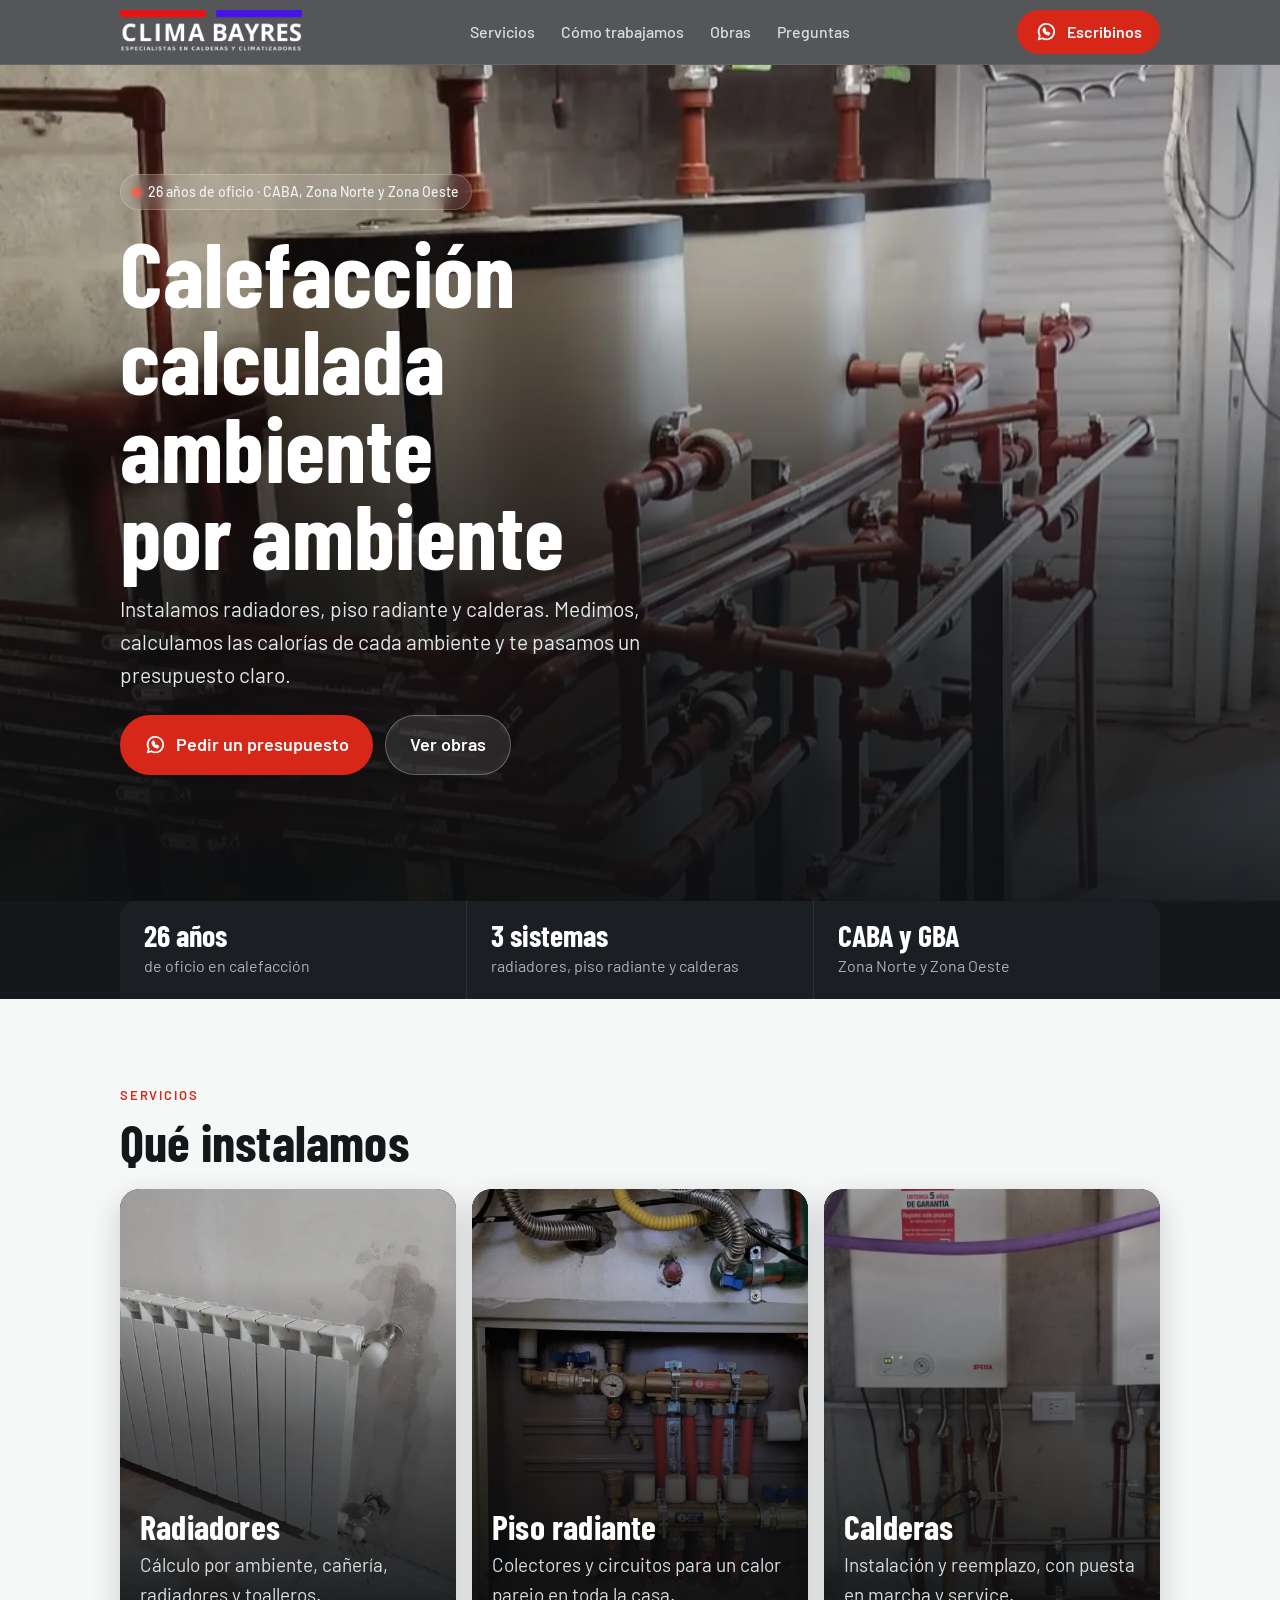
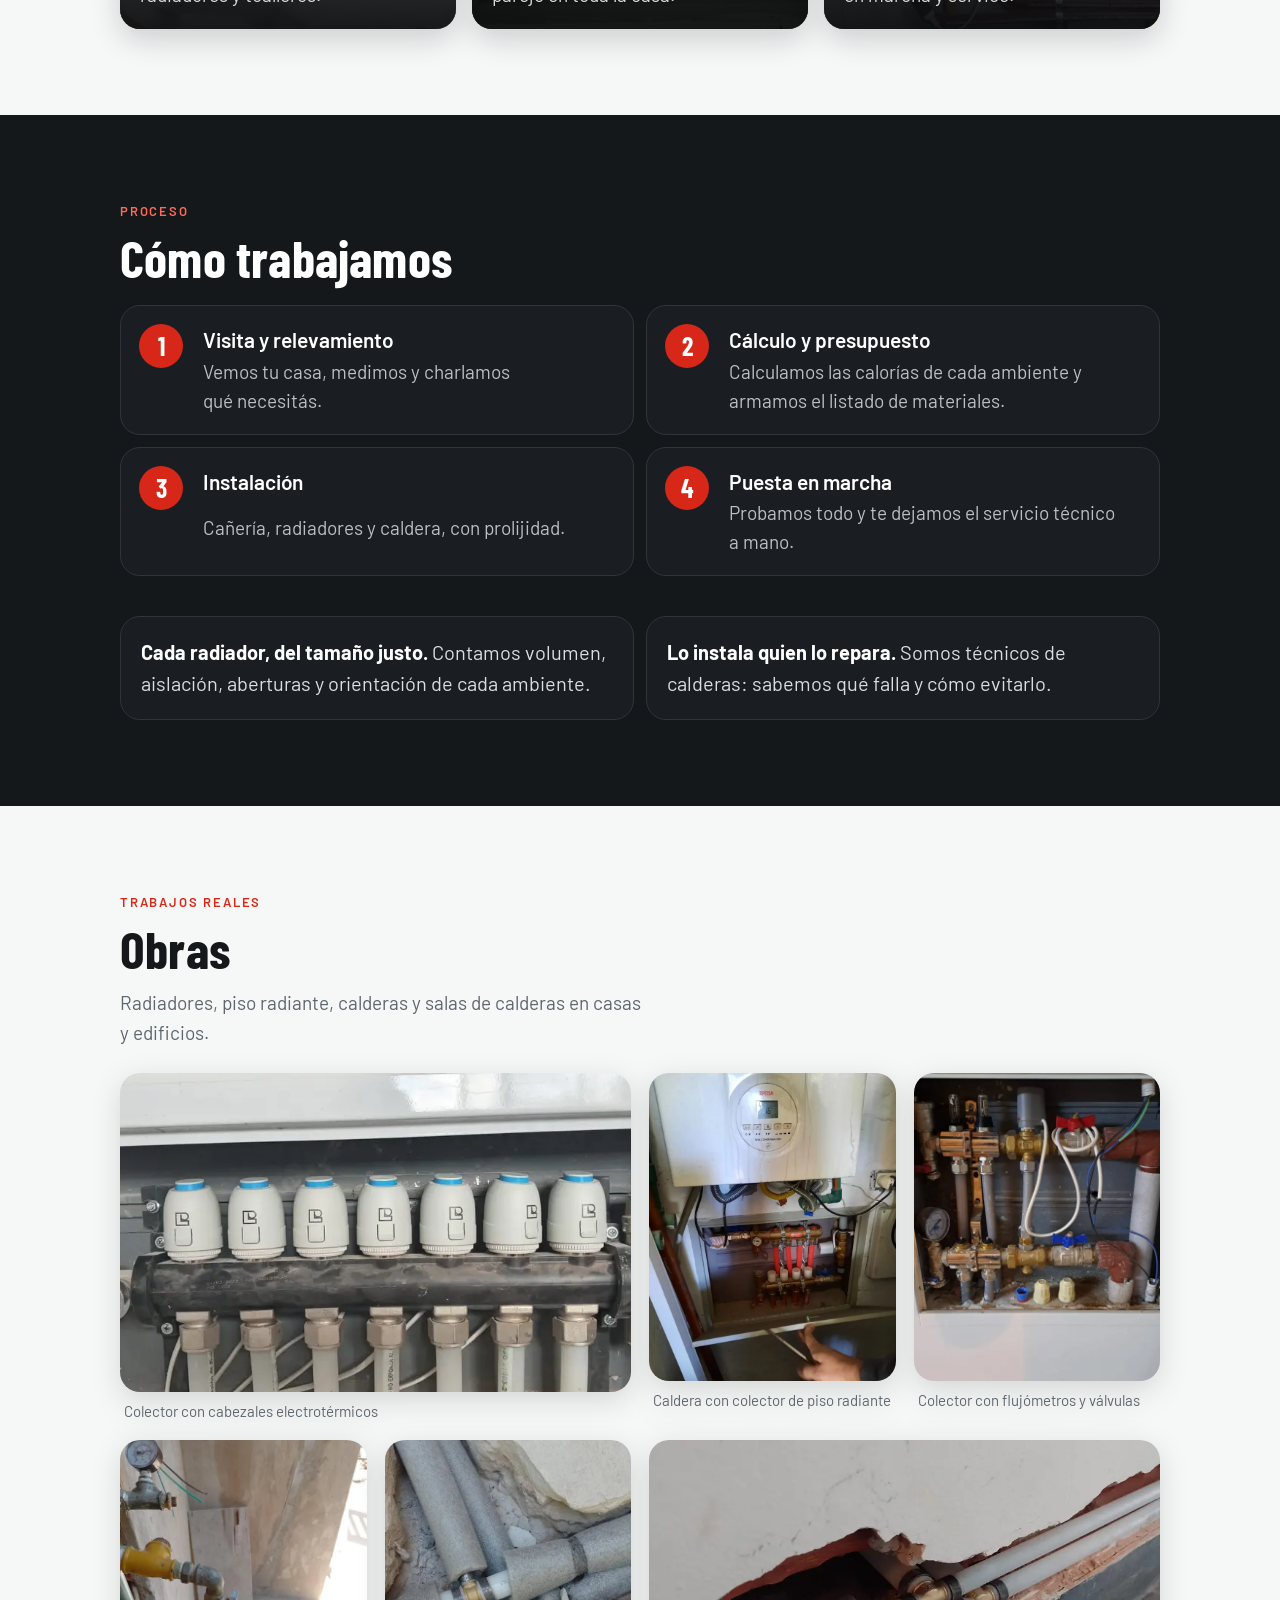
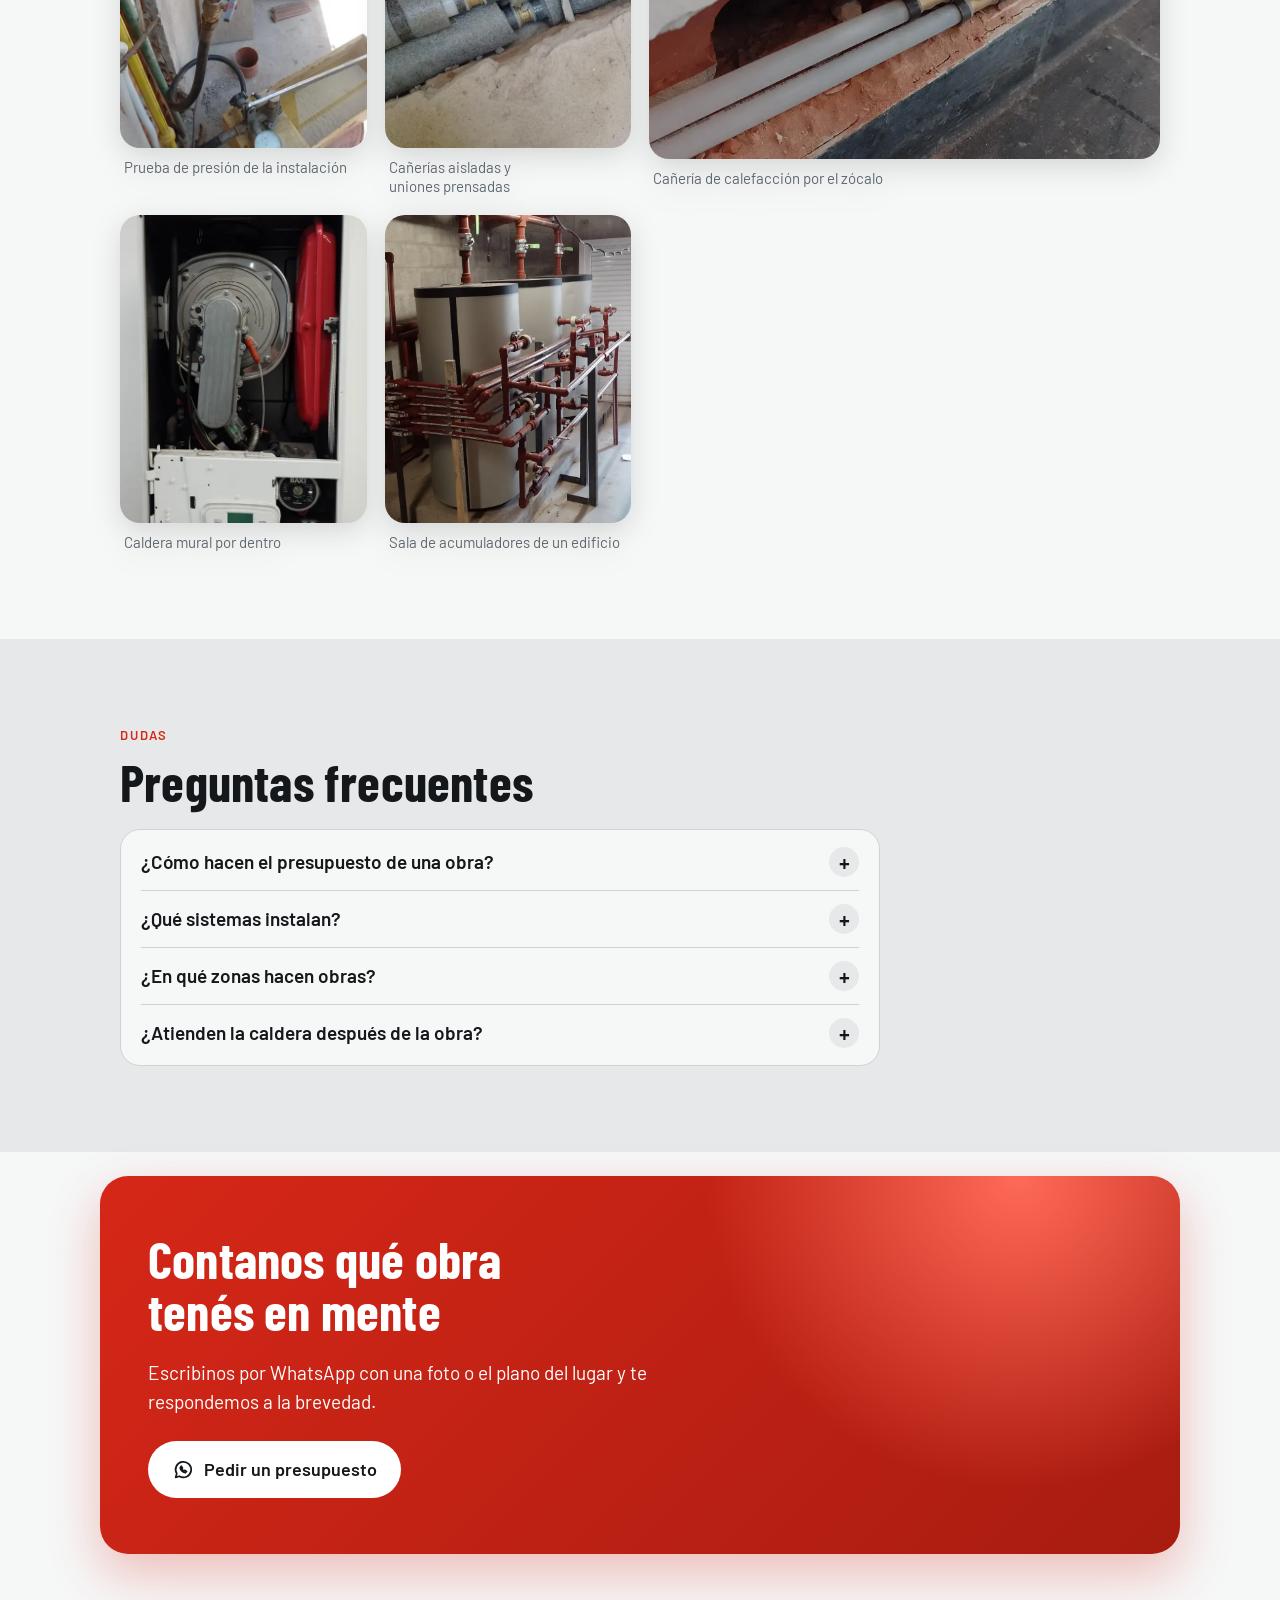
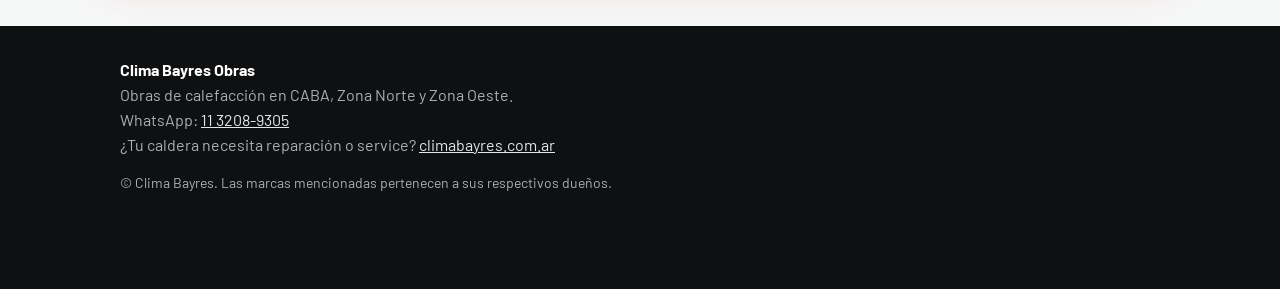
<file: index.html>
<!doctype html>
<html lang="es-AR" class="no-js">
<head>
<meta charset="utf-8">
<meta name="viewport" content="width=device-width,initial-scale=1">
<title>Calefacción por radiadores, piso radiante y calderas en CABA y GBA | Clima Bayres Obras</title>
<meta name="description" content="Obras de calefacción en CABA, Zona Norte y Zona Oeste: radiadores, piso radiante y calderas. Cálculo ambiente por ambiente y 26 años de experiencia.">
<link rel="canonical" href="https://climabayrescalefaccion.com.ar/">
<meta name="robots" content="index,follow,max-image-preview:large">
<meta name="theme-color" content="#15181b">
<meta property="og:type" content="website"><meta property="og:locale" content="es_AR"><meta property="og:site_name" content="Clima Bayres Obras">
<meta property="og:title" content="Calefacción por radiadores, piso radiante y calderas en CABA y GBA | Clima Bayres Obras"><meta property="og:description" content="Obras de calefacción en CABA, Zona Norte y Zona Oeste: radiadores, piso radiante y calderas. Cálculo ambiente por ambiente y 26 años de experiencia."><meta property="og:url" content="https://climabayrescalefaccion.com.ar/">
<link rel="icon" href="/favicon.svg" type="image/svg+xml">
<link rel="preconnect" href="https://fonts.googleapis.com"><link rel="preconnect" href="https://fonts.gstatic.com" crossorigin>
<link rel="stylesheet" href="https://fonts.googleapis.com/css2?family=Barlow+Condensed:wght@600;700&family=Barlow:wght@400;500;600&display=swap">
<script>document.documentElement.className="js"</script>
<link rel="stylesheet" href="/style.css">
<script type="application/ld+json">{"@context": "https://schema.org", "@type": "FAQPage", "mainEntity": [{"@type": "Question", "name": "¿Cómo hacen el presupuesto de una obra?", "acceptedAnswer": {"@type": "Answer", "text": "Coordinamos una visita, relevamos cada ambiente y calculamos las calorías que necesita. Con eso definimos radiadores, cañería y caldera, y te pasamos el presupuesto con los materiales."}}, {"@type": "Question", "name": "¿Qué sistemas instalan?", "acceptedAnswer": {"@type": "Answer", "text": "Calefacción por radiadores, piso radiante y calderas. Trabajamos con cañería de sistemas cerrados y marcas conocidas."}}, {"@type": "Question", "name": "¿En qué zonas hacen obras?", "acceptedAnswer": {"@type": "Answer", "text": "En CABA, Zona Norte y Zona Oeste del Gran Buenos Aires."}}, {"@type": "Question", "name": "¿Atienden la caldera después de la obra?", "acceptedAnswer": {"@type": "Answer", "text": "Sí. Somos servicio técnico de calderas, así que el mantenimiento y las reparaciones los hacemos nosotros."}}]}</script>
<script type="application/ld+json">{"@context":"https://schema.org","@type":"HomeAndConstructionBusiness","name":"Clima Bayres Obras","url":"https://climabayrescalefaccion.com.ar/","telephone":"+5491132089305","areaServed":["Ciudad Autónoma de Buenos Aires","Zona Norte","Zona Oeste"],"description":"Obras de calefacción en CABA, Zona Norte y Zona Oeste: radiadores, piso radiante y calderas. Cálculo ambiente por ambiente y 26 años de experiencia."}</script>
<script async src="https://www.googletagmanager.com/gtag/js?id=AW-18534085732"></script>
<script>window.dataLayer=window.dataLayer||[];function gtag(){dataLayer.push(arguments);}gtag('js',new Date());gtag('config','AW-18534085732');</script>
</head>
<body>
<header><div class="wrap"><a href="/" class="logo"><img src="/logo.png" alt="Clima Bayres" width="190" height="46"></a>
<nav aria-label="Principal"><a href="#servicios">Servicios</a><a href="#como">Cómo trabajamos</a><a href="#obras">Obras</a><a href="#faq">Preguntas</a></nav>
<a class="btn sm" href="https://wa.me/5491132089305?text=Hola%2C%20quiero%20presupuestar%20una%20obra%20de%20calefacci%C3%B3n." rel="noopener"><svg viewBox="0 0 24 24" fill="none" stroke="currentColor" stroke-width="1.9" stroke-linecap="round" stroke-linejoin="round" aria-hidden="true"><path d="M4 20l1.2-4A8.5 8.5 0 1 1 8 18.8z"/><path d="M9 9.5c.5 2.5 2.7 4.7 5.5 5.5l1.3-1.5-2-1.2-.8.8c-1-.4-2-1.4-2.4-2.4l.8-.8-1.2-2z"/></svg><span>Escribinos</span></a></div></header>
<main>
<section class="hero">
<img src="/obra-acumuladores-sala-calderas.webp" alt="Sala de acumuladores de agua caliente con cañería roja termofusionada" width="900" height="900" fetchpriority="high" decoding="async">
<div class="wrap"><div class="hero-t">
<span class="pill"><i></i>26 años de oficio · CABA, Zona Norte y Zona Oeste</span>
<h1>Calefacción calculada ambiente por ambiente</h1>
<p>Instalamos radiadores, piso radiante y calderas. Medimos, calculamos las calorías de cada ambiente y te pasamos un presupuesto claro.</p>
<div class="acciones"><a class="btn" href="https://wa.me/5491132089305?text=Hola%2C%20quiero%20presupuestar%20una%20obra%20de%20calefacci%C3%B3n." rel="noopener"><svg viewBox="0 0 24 24" fill="none" stroke="currentColor" stroke-width="1.9" stroke-linecap="round" stroke-linejoin="round" aria-hidden="true"><path d="M4 20l1.2-4A8.5 8.5 0 1 1 8 18.8z"/><path d="M9 9.5c.5 2.5 2.7 4.7 5.5 5.5l1.3-1.5-2-1.2-.8.8c-1-.4-2-1.4-2.4-2.4l.8-.8-1.2-2z"/></svg><span>Pedir un presupuesto</span></a><a class="btn ghost" href="#obras">Ver obras</a></div>
</div></div></section>
<section class="cifras" aria-label="En resumen"><div class="wrap"><dl>
<div><dt>26 años</dt><dd>de oficio en calefacción</dd></div>
<div><dt>3 sistemas</dt><dd>radiadores, piso radiante y calderas</dd></div>
<div><dt>CABA y GBA</dt><dd>Zona Norte y Zona Oeste</dd></div>
</dl></div></section>
<section id="servicios"><div class="wrap">
<p class="et">Servicios</p>
<h2>Qué instalamos</h2>
<div class="serv">
<article><img src="/obra-radiador-instalado.webp" alt="Radiador instalado con sus válvulas" width="900" height="675" loading="lazy" decoding="async"><h3>Radiadores</h3><p>Cálculo por ambiente, cañería, radiadores y toalleros.</p></article>
<article><img src="/obra-colector-piso-radiante.webp" alt="Colector de piso radiante con cañería roja" width="900" height="675" loading="lazy" decoding="async"><h3>Piso radiante</h3><p>Colectores y circuitos para un calor parejo en toda la casa.</p></article>
<article><img src="/obra-calderas-peisa-murales.webp" alt="Dos calderas murales instaladas" width="900" height="900" loading="lazy" decoding="async"><h3>Calderas</h3><p>Instalación y reemplazo, con puesta en marcha y service.</p></article>
</div></div></section>
<section class="oscura" id="como"><div class="wrap">
<p class="et">Proceso</p>
<h2>Cómo trabajamos</h2>
<ol class="pasos">
<li><b>Visita y relevamiento</b><span>Vemos tu casa, medimos y charlamos qué necesitás.</span></li>
<li><b>Cálculo y presupuesto</b><span>Calculamos las calorías de cada ambiente y armamos el listado de materiales.</span></li>
<li><b>Instalación</b><span>Cañería, radiadores y caldera, con prolijidad.</span></li>
<li><b>Puesta en marcha</b><span>Probamos todo y te dejamos el servicio técnico a mano.</span></li>
</ol>
<div class="dif"><p><b>Cada radiador, del tamaño justo.</b> Contamos volumen, aislación, aberturas y orientación de cada ambiente.</p><p><b>Lo instala quien lo repara.</b> Somos técnicos de calderas: sabemos qué falla y cómo evitarlo.</p></div>
</div></section>
<section id="obras"><div class="wrap">
<p class="et">Trabajos reales</p>
<h2>Obras</h2>
<p class="sub">Radiadores, piso radiante, calderas y salas de calderas en casas y edificios.</p>
<div class="gal"><figure class="ancha"><span class="mk"><img src="/obra-colector-cabezales.webp" alt="Colector con cabezales electrotérmicos para piso radiante" width="900" height="425" loading="lazy" decoding="async"></span><figcaption>Colector con cabezales electrotérmicos</figcaption></figure><figure class=""><span class="mk"><img src="/obra-caldera-peisa-colector.webp" alt="Caldera Peisa Diva Condensación con colector de piso radiante" width="675" height="900" loading="lazy" decoding="async"></span><figcaption>Caldera con colector de piso radiante</figcaption></figure><figure class=""><span class="mk"><img src="/obra-colector-valvulas.webp" alt="Colector con válvulas, flujómetros y llaves de paso" width="506" height="900" loading="lazy" decoding="async"></span><figcaption>Colector con flujómetros y válvulas</figcaption></figure><figure class=""><span class="mk"><img src="/obra-prueba-de-presion.webp" alt="Manómetro durante la prueba de presión de una instalación" width="506" height="900" loading="lazy" decoding="async"></span><figcaption>Prueba de presión de la instalación</figcaption></figure><figure class=""><span class="mk"><img src="/obra-canerias-aisladas.webp" alt="Cañerías aisladas con uniones prensadas" width="506" height="900" loading="lazy" decoding="async"></span><figcaption>Cañerías aisladas y uniones prensadas</figcaption></figure><figure class="ancha"><span class="mk"><img src="/obra-canerias-zocalo.webp" alt="Cañería de calefacción por el zócalo con uniones" width="900" height="506" loading="lazy" decoding="async"></span><figcaption>Cañería de calefacción por el zócalo</figcaption></figure><figure class=""><span class="mk"><img src="/obra-caldera-mural-interior.webp" alt="Interior de una caldera mural con tanque de expansión" width="506" height="900" loading="lazy" decoding="async"></span><figcaption>Caldera mural por dentro</figcaption></figure><figure class=""><span class="mk"><img src="/obra-acumuladores-sala-calderas.webp" alt="Acumuladores de agua caliente con cañería termofusionada" width="900" height="900" loading="lazy" decoding="async"></span><figcaption>Sala de acumuladores de un edificio</figcaption></figure></div>
</div></section>
<section class="alt" id="faq"><div class="wrap">
<p class="et">Dudas</p>
<h2>Preguntas frecuentes</h2>
<div class="faq"><details><summary>¿Cómo hacen el presupuesto de una obra?</summary><p>Coordinamos una visita, relevamos cada ambiente y calculamos las calorías que necesita. Con eso definimos radiadores, cañería y caldera, y te pasamos el presupuesto con los materiales.</p></details><details><summary>¿Qué sistemas instalan?</summary><p>Calefacción por radiadores, piso radiante y calderas. Trabajamos con cañería de sistemas cerrados y marcas conocidas.</p></details><details><summary>¿En qué zonas hacen obras?</summary><p>En CABA, Zona Norte y Zona Oeste del Gran Buenos Aires.</p></details><details><summary>¿Atienden la caldera después de la obra?</summary><p>Sí. Somos servicio técnico de calderas, así que el mantenimiento y las reparaciones los hacemos nosotros.</p></details></div>
</div></section>
<section class="cta"><div class="wrap">
<h2>Contanos qué obra tenés en mente</h2>
<p>Escribinos por WhatsApp con una foto o el plano del lugar y te respondemos a la brevedad.</p>
<a class="btn inv" href="https://wa.me/5491132089305?text=Hola%2C%20quiero%20presupuestar%20una%20obra%20de%20calefacci%C3%B3n." rel="noopener"><svg viewBox="0 0 24 24" fill="none" stroke="currentColor" stroke-width="1.9" stroke-linecap="round" stroke-linejoin="round" aria-hidden="true"><path d="M4 20l1.2-4A8.5 8.5 0 1 1 8 18.8z"/><path d="M9 9.5c.5 2.5 2.7 4.7 5.5 5.5l1.3-1.5-2-1.2-.8.8c-1-.4-2-1.4-2.4-2.4l.8-.8-1.2-2z"/></svg><span>Pedir un presupuesto</span></a>
</div></section>
</main>
<footer><div class="wrap"><b>Clima Bayres Obras</b><br>Obras de calefacción en CABA, Zona Norte y Zona Oeste.<br>WhatsApp: <a href="https://wa.me/5491132089305?text=Hola%2C%20quiero%20presupuestar%20una%20obra%20de%20calefacci%C3%B3n.">11 3208-9305</a><br>¿Tu caldera necesita reparación o service? <a href="https://climabayres.com.ar">climabayres.com.ar</a><p>© Clima Bayres. Las marcas mencionadas pertenecen a sus respectivos dueños.</p></div></footer>
<a class="flota" href="https://wa.me/5491132089305?text=Hola%2C%20quiero%20presupuestar%20una%20obra%20de%20calefacci%C3%B3n." rel="noopener" aria-label="Escribir por WhatsApp"><svg viewBox="0 0 24 24" fill="none" stroke="currentColor" stroke-width="1.9" stroke-linecap="round" stroke-linejoin="round" aria-hidden="true"><path d="M4 20l1.2-4A8.5 8.5 0 1 1 8 18.8z"/><path d="M9 9.5c.5 2.5 2.7 4.7 5.5 5.5l1.3-1.5-2-1.2-.8.8c-1-.4-2-1.4-2.4-2.4l.8-.8-1.2-2z"/></svg></a>
<script>document.addEventListener('click',function(ev){var a=ev.target.closest&&ev.target.closest('a[href*="wa.me"]');if(a&&window.gtag){gtag('event','conversion',{'send_to':'AW-18534085732/YnHOCNqB1agdEOTo3oVF','value':1.0,'currency':'ARS','transport_type':'beacon'});}});</script>
<script>
(function(){if(!matchMedia('(hover:hover) and (pointer:fine)').matches)return;
document.querySelectorAll('.serv article').forEach(function(a){a.addEventListener('pointermove',function(e){var r=a.getBoundingClientRect();a.style.setProperty('--x',(e.clientX-r.left)+'px');a.style.setProperty('--y',(e.clientY-r.top)+'px');});});})();
</script>
<script>
(function(){
var els=document.querySelectorAll('.cifras dl>div,.serv article,.pasos li,.dif p,.gal,.faq,.cta .wrap');
if(!('IntersectionObserver' in window)||matchMedia('(prefers-reduced-motion: reduce)').matches){els.forEach(function(e){e.classList.add('ve')});return;}
var io=new IntersectionObserver(function(es){
 es.forEach(function(en){if(!en.isIntersecting)return;
  var e=en.target,sib=Array.prototype.slice.call(e.parentNode.children),i=Math.max(0,sib.indexOf(e))%4;
  e.style.transitionDelay=(i*60)+'ms';e.classList.add('ve');io.unobserve(e);});
},{rootMargin:'0px 0px -6% 0px',threshold:.06});
els.forEach(function(e){e.classList.add('rv');io.observe(e)});
})();
</script>
</body></html>
</file>
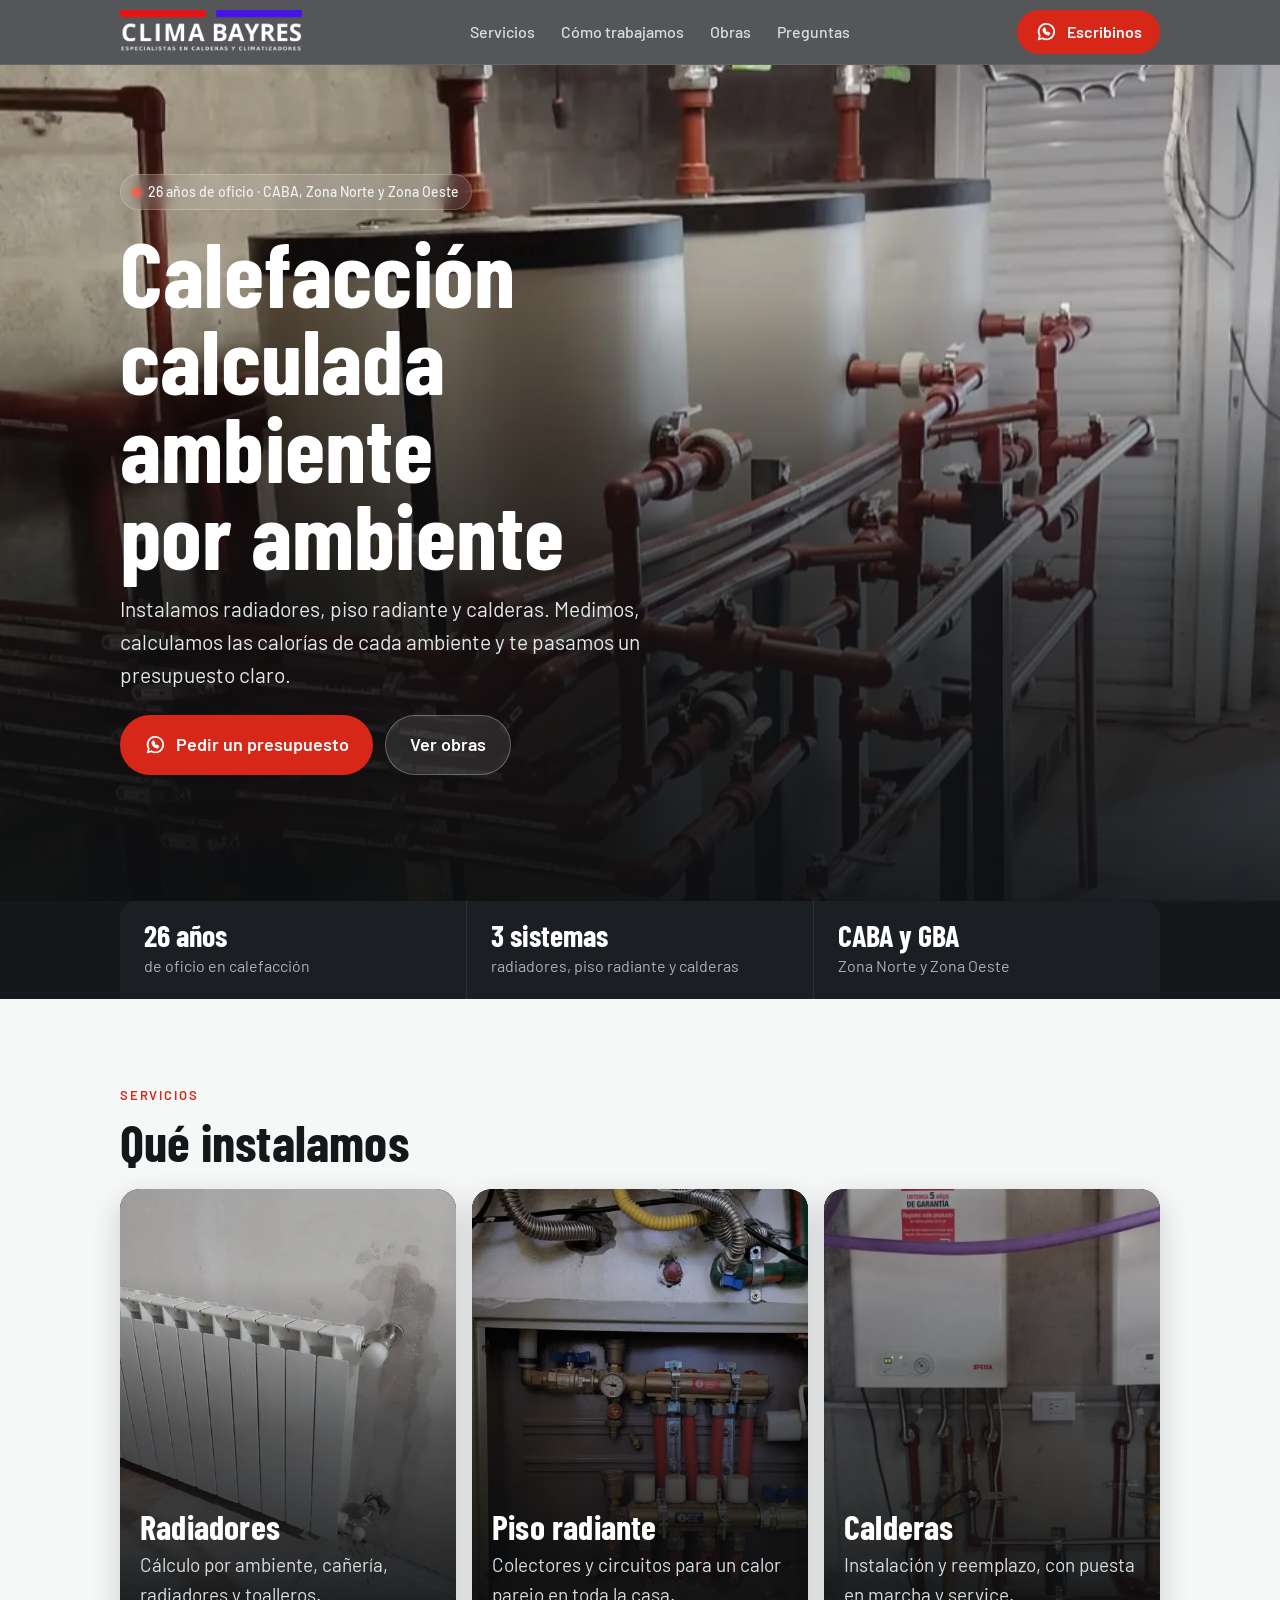
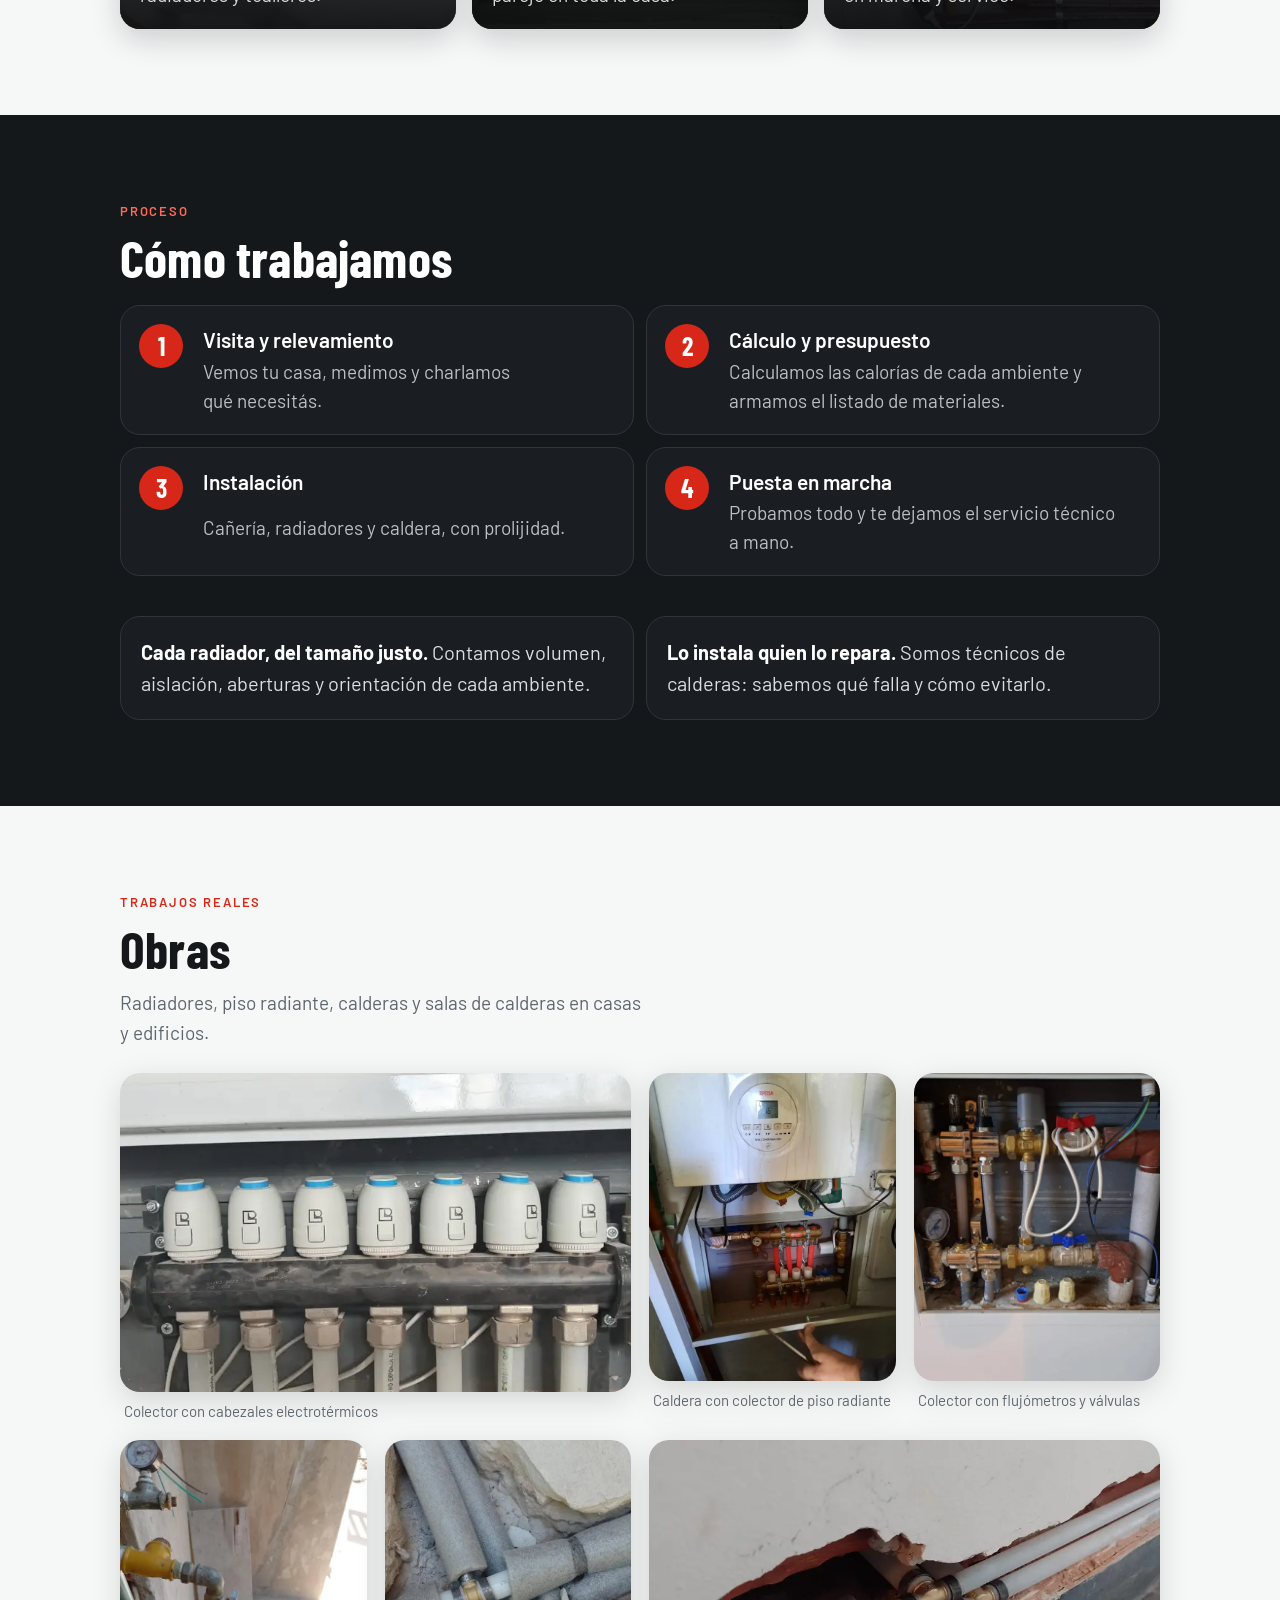
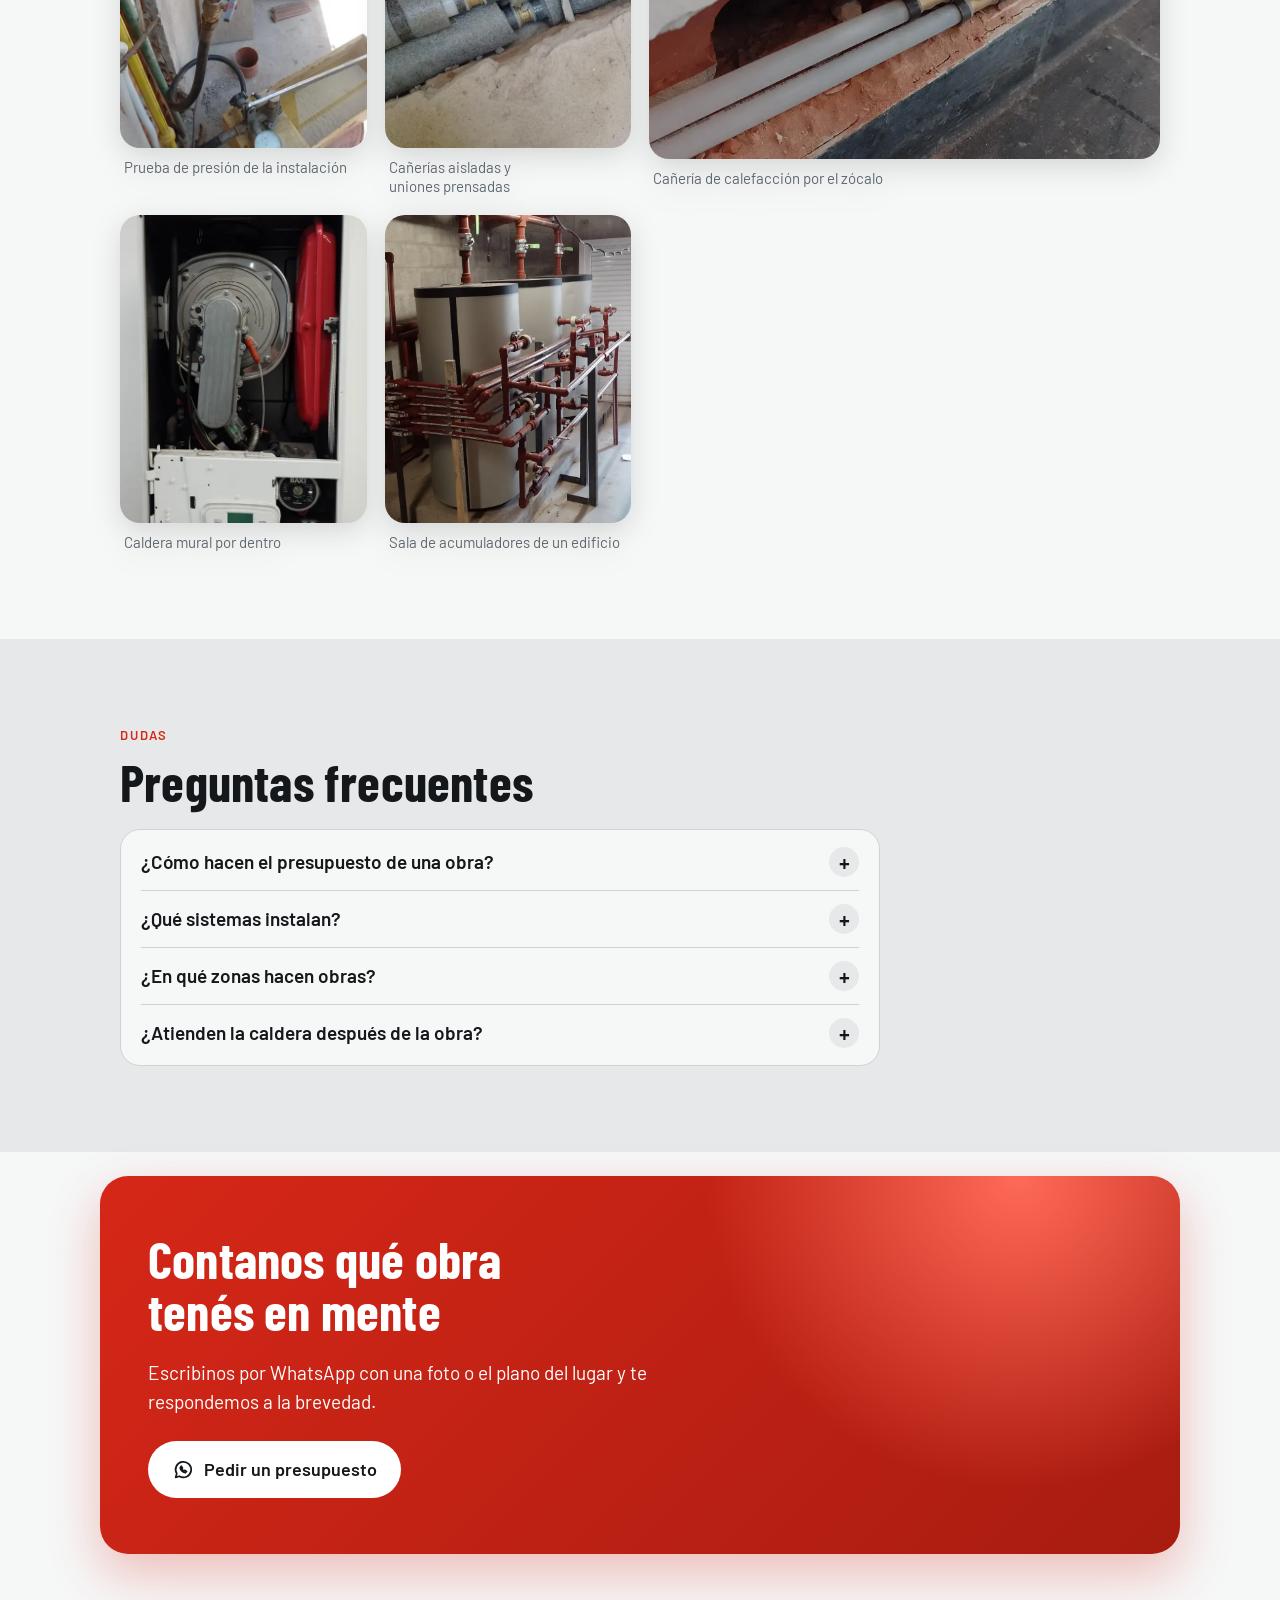
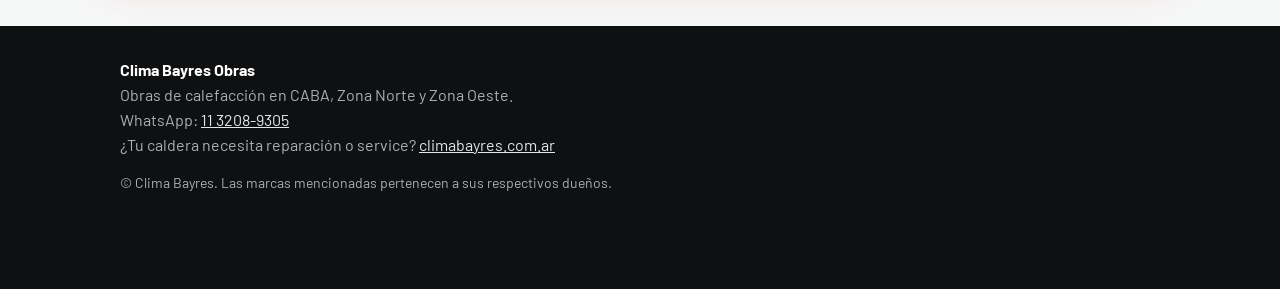
<file: index (1).html>
<!doctype html>
<html lang="es-AR" class="no-js">
<head>
<meta charset="utf-8">
<meta name="viewport" content="width=device-width,initial-scale=1">
<title>Calefacción por radiadores, piso radiante y calderas en CABA y GBA | Clima Bayres Obras</title>
<meta name="description" content="Obras de calefacción en CABA, Zona Norte y Zona Oeste: radiadores, piso radiante y calderas. Cálculo ambiente por ambiente y 26 años de experiencia.">
<link rel="canonical" href="https://climabayrescalefaccion.com.ar/">
<meta name="robots" content="index,follow,max-image-preview:large">
<meta name="theme-color" content="#15181b">
<meta property="og:type" content="website"><meta property="og:locale" content="es_AR"><meta property="og:site_name" content="Clima Bayres Obras">
<meta property="og:title" content="Calefacción por radiadores, piso radiante y calderas en CABA y GBA | Clima Bayres Obras"><meta property="og:description" content="Obras de calefacción en CABA, Zona Norte y Zona Oeste: radiadores, piso radiante y calderas. Cálculo ambiente por ambiente y 26 años de experiencia."><meta property="og:url" content="https://climabayrescalefaccion.com.ar/">
<link rel="icon" href="/favicon.svg" type="image/svg+xml">
<link rel="preconnect" href="https://fonts.googleapis.com"><link rel="preconnect" href="https://fonts.gstatic.com" crossorigin>
<link rel="stylesheet" href="https://fonts.googleapis.com/css2?family=Barlow+Condensed:wght@600;700&family=Barlow:wght@400;500;600&display=swap">
<script>document.documentElement.className="js"</script>
<link rel="stylesheet" href="/style.css">
<script type="application/ld+json">{"@context": "https://schema.org", "@type": "FAQPage", "mainEntity": [{"@type": "Question", "name": "¿Cómo hacen el presupuesto de una obra?", "acceptedAnswer": {"@type": "Answer", "text": "Coordinamos una visita, relevamos cada ambiente y calculamos las calorías que necesita. Con eso definimos radiadores, cañería y caldera, y te pasamos el presupuesto con los materiales."}}, {"@type": "Question", "name": "¿Qué sistemas instalan?", "acceptedAnswer": {"@type": "Answer", "text": "Calefacción por radiadores, piso radiante y calderas. Trabajamos con cañería de sistemas cerrados y marcas conocidas."}}, {"@type": "Question", "name": "¿En qué zonas hacen obras?", "acceptedAnswer": {"@type": "Answer", "text": "En CABA, Zona Norte y Zona Oeste del Gran Buenos Aires."}}, {"@type": "Question", "name": "¿Atienden la caldera después de la obra?", "acceptedAnswer": {"@type": "Answer", "text": "Sí. Somos servicio técnico de calderas, así que el mantenimiento y las reparaciones los hacemos nosotros."}}]}</script>
<script type="application/ld+json">{"@context":"https://schema.org","@type":"HomeAndConstructionBusiness","name":"Clima Bayres Obras","url":"https://climabayrescalefaccion.com.ar/","telephone":"+5491132089305","areaServed":["Ciudad Autónoma de Buenos Aires","Zona Norte","Zona Oeste"],"description":"Obras de calefacción en CABA, Zona Norte y Zona Oeste: radiadores, piso radiante y calderas. Cálculo ambiente por ambiente y 26 años de experiencia."}</script>
<script async src="https://www.googletagmanager.com/gtag/js?id=AW-18534085732"></script>
<script>window.dataLayer=window.dataLayer||[];function gtag(){dataLayer.push(arguments);}gtag('js',new Date());gtag('config','AW-18534085732');</script>
</head>
<body>
<header><div class="wrap"><a href="/" class="logo"><img src="/logo.png" alt="Clima Bayres" width="190" height="46"></a>
<nav aria-label="Principal"><a href="#servicios">Servicios</a><a href="#como">Cómo trabajamos</a><a href="#obras">Obras</a><a href="#faq">Preguntas</a></nav>
<a class="btn sm" href="https://wa.me/5491132089305?text=Hola%2C%20quiero%20presupuestar%20una%20obra%20de%20calefacci%C3%B3n." rel="noopener"><svg viewBox="0 0 24 24" fill="none" stroke="currentColor" stroke-width="1.9" stroke-linecap="round" stroke-linejoin="round" aria-hidden="true"><path d="M4 20l1.2-4A8.5 8.5 0 1 1 8 18.8z"/><path d="M9 9.5c.5 2.5 2.7 4.7 5.5 5.5l1.3-1.5-2-1.2-.8.8c-1-.4-2-1.4-2.4-2.4l.8-.8-1.2-2z"/></svg><span>Escribinos</span></a></div></header>
<main>
<section class="hero">
<img src="/obra-acumuladores-sala-calderas.webp" alt="Sala de acumuladores de agua caliente con cañería roja termofusionada" width="900" height="900" fetchpriority="high" decoding="async">
<div class="wrap"><div class="hero-t">
<span class="pill"><i></i>26 años de oficio · CABA, Zona Norte y Zona Oeste</span>
<h1>Calefacción calculada ambiente por ambiente</h1>
<p>Instalamos radiadores, piso radiante y calderas. Medimos, calculamos las calorías de cada ambiente y te pasamos un presupuesto claro.</p>
<div class="acciones"><a class="btn" href="https://wa.me/5491132089305?text=Hola%2C%20quiero%20presupuestar%20una%20obra%20de%20calefacci%C3%B3n." rel="noopener"><svg viewBox="0 0 24 24" fill="none" stroke="currentColor" stroke-width="1.9" stroke-linecap="round" stroke-linejoin="round" aria-hidden="true"><path d="M4 20l1.2-4A8.5 8.5 0 1 1 8 18.8z"/><path d="M9 9.5c.5 2.5 2.7 4.7 5.5 5.5l1.3-1.5-2-1.2-.8.8c-1-.4-2-1.4-2.4-2.4l.8-.8-1.2-2z"/></svg><span>Pedir un presupuesto</span></a><a class="btn ghost" href="#obras">Ver obras</a></div>
</div></div></section>
<section class="cifras" aria-label="En resumen"><div class="wrap"><dl>
<div><dt>26 años</dt><dd>de oficio en calefacción</dd></div>
<div><dt>3 sistemas</dt><dd>radiadores, piso radiante y calderas</dd></div>
<div><dt>CABA y GBA</dt><dd>Zona Norte y Zona Oeste</dd></div>
</dl></div></section>
<section id="servicios"><div class="wrap">
<p class="et">Servicios</p>
<h2>Qué instalamos</h2>
<div class="serv">
<article><img src="/obra-radiador-instalado.webp" alt="Radiador instalado con sus válvulas" width="900" height="675" loading="lazy" decoding="async"><h3>Radiadores</h3><p>Cálculo por ambiente, cañería, radiadores y toalleros.</p></article>
<article><img src="/obra-colector-piso-radiante.webp" alt="Colector de piso radiante con cañería roja" width="900" height="675" loading="lazy" decoding="async"><h3>Piso radiante</h3><p>Colectores y circuitos para un calor parejo en toda la casa.</p></article>
<article><img src="/obra-calderas-peisa-murales.webp" alt="Dos calderas murales instaladas" width="900" height="900" loading="lazy" decoding="async"><h3>Calderas</h3><p>Instalación y reemplazo, con puesta en marcha y service.</p></article>
</div></div></section>
<section class="oscura" id="como"><div class="wrap">
<p class="et">Proceso</p>
<h2>Cómo trabajamos</h2>
<ol class="pasos">
<li><b>Visita y relevamiento</b><span>Vemos tu casa, medimos y charlamos qué necesitás.</span></li>
<li><b>Cálculo y presupuesto</b><span>Calculamos las calorías de cada ambiente y armamos el listado de materiales.</span></li>
<li><b>Instalación</b><span>Cañería, radiadores y caldera, con prolijidad.</span></li>
<li><b>Puesta en marcha</b><span>Probamos todo y te dejamos el servicio técnico a mano.</span></li>
</ol>
<div class="dif"><p><b>Cada radiador, del tamaño justo.</b> Contamos volumen, aislación, aberturas y orientación de cada ambiente.</p><p><b>Lo instala quien lo repara.</b> Somos técnicos de calderas: sabemos qué falla y cómo evitarlo.</p></div>
</div></section>
<section id="obras"><div class="wrap">
<p class="et">Trabajos reales</p>
<h2>Obras</h2>
<p class="sub">Radiadores, piso radiante, calderas y salas de calderas en casas y edificios.</p>
<div class="gal"><figure class="ancha"><span class="mk"><img src="/obra-colector-cabezales.webp" alt="Colector con cabezales electrotérmicos para piso radiante" width="900" height="425" loading="lazy" decoding="async"></span><figcaption>Colector con cabezales electrotérmicos</figcaption></figure><figure class=""><span class="mk"><img src="/obra-caldera-peisa-colector.webp" alt="Caldera Peisa Diva Condensación con colector de piso radiante" width="675" height="900" loading="lazy" decoding="async"></span><figcaption>Caldera con colector de piso radiante</figcaption></figure><figure class=""><span class="mk"><img src="/obra-colector-valvulas.webp" alt="Colector con válvulas, flujómetros y llaves de paso" width="506" height="900" loading="lazy" decoding="async"></span><figcaption>Colector con flujómetros y válvulas</figcaption></figure><figure class=""><span class="mk"><img src="/obra-prueba-de-presion.webp" alt="Manómetro durante la prueba de presión de una instalación" width="506" height="900" loading="lazy" decoding="async"></span><figcaption>Prueba de presión de la instalación</figcaption></figure><figure class=""><span class="mk"><img src="/obra-canerias-aisladas.webp" alt="Cañerías aisladas con uniones prensadas" width="506" height="900" loading="lazy" decoding="async"></span><figcaption>Cañerías aisladas y uniones prensadas</figcaption></figure><figure class="ancha"><span class="mk"><img src="/obra-canerias-zocalo.webp" alt="Cañería de calefacción por el zócalo con uniones" width="900" height="506" loading="lazy" decoding="async"></span><figcaption>Cañería de calefacción por el zócalo</figcaption></figure><figure class=""><span class="mk"><img src="/obra-caldera-mural-interior.webp" alt="Interior de una caldera mural con tanque de expansión" width="506" height="900" loading="lazy" decoding="async"></span><figcaption>Caldera mural por dentro</figcaption></figure><figure class=""><span class="mk"><img src="/obra-acumuladores-sala-calderas.webp" alt="Acumuladores de agua caliente con cañería termofusionada" width="900" height="900" loading="lazy" decoding="async"></span><figcaption>Sala de acumuladores de un edificio</figcaption></figure></div>
</div></section>
<section class="alt" id="faq"><div class="wrap">
<p class="et">Dudas</p>
<h2>Preguntas frecuentes</h2>
<div class="faq"><details><summary>¿Cómo hacen el presupuesto de una obra?</summary><p>Coordinamos una visita, relevamos cada ambiente y calculamos las calorías que necesita. Con eso definimos radiadores, cañería y caldera, y te pasamos el presupuesto con los materiales.</p></details><details><summary>¿Qué sistemas instalan?</summary><p>Calefacción por radiadores, piso radiante y calderas. Trabajamos con cañería de sistemas cerrados y marcas conocidas.</p></details><details><summary>¿En qué zonas hacen obras?</summary><p>En CABA, Zona Norte y Zona Oeste del Gran Buenos Aires.</p></details><details><summary>¿Atienden la caldera después de la obra?</summary><p>Sí. Somos servicio técnico de calderas, así que el mantenimiento y las reparaciones los hacemos nosotros.</p></details></div>
</div></section>
<section class="cta"><div class="wrap">
<h2>Contanos qué obra tenés en mente</h2>
<p>Escribinos por WhatsApp con una foto o el plano del lugar y te respondemos a la brevedad.</p>
<a class="btn inv" href="https://wa.me/5491132089305?text=Hola%2C%20quiero%20presupuestar%20una%20obra%20de%20calefacci%C3%B3n." rel="noopener"><svg viewBox="0 0 24 24" fill="none" stroke="currentColor" stroke-width="1.9" stroke-linecap="round" stroke-linejoin="round" aria-hidden="true"><path d="M4 20l1.2-4A8.5 8.5 0 1 1 8 18.8z"/><path d="M9 9.5c.5 2.5 2.7 4.7 5.5 5.5l1.3-1.5-2-1.2-.8.8c-1-.4-2-1.4-2.4-2.4l.8-.8-1.2-2z"/></svg><span>Pedir un presupuesto</span></a>
</div></section>
</main>
<footer><div class="wrap"><b>Clima Bayres Obras</b><br>Obras de calefacción en CABA, Zona Norte y Zona Oeste.<br>WhatsApp: <a href="https://wa.me/5491132089305?text=Hola%2C%20quiero%20presupuestar%20una%20obra%20de%20calefacci%C3%B3n.">11 3208-9305</a><br>¿Tu caldera necesita reparación o service? <a href="https://climabayres.com.ar">climabayres.com.ar</a><p>© Clima Bayres. Las marcas mencionadas pertenecen a sus respectivos dueños.</p></div></footer>
<a class="flota" href="https://wa.me/5491132089305?text=Hola%2C%20quiero%20presupuestar%20una%20obra%20de%20calefacci%C3%B3n." rel="noopener" aria-label="Escribir por WhatsApp"><svg viewBox="0 0 24 24" fill="none" stroke="currentColor" stroke-width="1.9" stroke-linecap="round" stroke-linejoin="round" aria-hidden="true"><path d="M4 20l1.2-4A8.5 8.5 0 1 1 8 18.8z"/><path d="M9 9.5c.5 2.5 2.7 4.7 5.5 5.5l1.3-1.5-2-1.2-.8.8c-1-.4-2-1.4-2.4-2.4l.8-.8-1.2-2z"/></svg></a>
<script>document.addEventListener('click',function(ev){var a=ev.target.closest&&ev.target.closest('a[href*="wa.me"]');if(a&&window.gtag){gtag('event','conversion',{'send_to':'AW-18534085732/YnHOCNqB1agdEOTo3oVF','value':1.0,'currency':'ARS','transport_type':'beacon'});}});</script>
<script>
(function(){if(!matchMedia('(hover:hover) and (pointer:fine)').matches)return;
document.querySelectorAll('.serv article').forEach(function(a){a.addEventListener('pointermove',function(e){var r=a.getBoundingClientRect();a.style.setProperty('--x',(e.clientX-r.left)+'px');a.style.setProperty('--y',(e.clientY-r.top)+'px');});});})();
</script>
<script>
(function(){
var els=document.querySelectorAll('.cifras dl>div,.serv article,.pasos li,.dif p,.gal,.faq,.cta .wrap');
if(!('IntersectionObserver' in window)||matchMedia('(prefers-reduced-motion: reduce)').matches){els.forEach(function(e){e.classList.add('ve')});return;}
var io=new IntersectionObserver(function(es){
 es.forEach(function(en){if(!en.isIntersecting)return;
  var e=en.target,sib=Array.prototype.slice.call(e.parentNode.children),i=Math.max(0,sib.indexOf(e))%4;
  e.style.transitionDelay=(i*60)+'ms';e.classList.add('ve');io.unobserve(e);});
},{rootMargin:'0px 0px -6% 0px',threshold:.06});
els.forEach(function(e){e.classList.add('rv');io.observe(e)});
})();
</script>
</body></html>
</file>
<file: style.css>
:root{--ink:#15181b;--hormigon:#e6e8e9;--papel:#f6f7f7;--rojo:#d62718;--rojo2:#b01e12;--gris:#5d676e;--linea:#cfd3d5}
*{box-sizing:border-box;margin:0}
html{scroll-behavior:smooth}
body{font-family:"Barlow",system-ui,-apple-system,"Segoe UI",Roboto,Arial,sans-serif;color:var(--ink);background:var(--papel);line-height:1.55;font-size:18px}
img{max-width:100%;height:auto;display:block}
a{color:inherit}
:focus-visible{outline:3px solid var(--rojo);outline-offset:3px}
.wrap{max-width:1080px;margin:0 auto;padding:0 20px}
h1,h2,h3{font-family:"Barlow Condensed","Arial Narrow",Arial,sans-serif;font-weight:700;line-height:1;letter-spacing:.2px}
header{background:var(--ink);position:sticky;top:0;z-index:30}
header .wrap{display:flex;align-items:center;justify-content:space-between;gap:12px;padding-top:10px;padding-bottom:10px}
header img{height:44px;width:auto}
nav{display:none;gap:26px;font-size:16px;font-weight:500}
nav a{color:#d9dde0;text-decoration:none}
nav a:hover{color:#fff}
.btn{display:inline-flex;align-items:center;gap:10px;background:var(--rojo);color:#fff;font-weight:600;font-size:18px;padding:15px 24px;border-radius:3px;text-decoration:none;border:0}
.btn:hover{background:var(--rojo2)}
.btn svg{width:22px;height:22px;flex:none}
.btn.sm{padding:9px 15px;font-size:16px}
.btn.inv{background:#fff;color:var(--ink)}
.btn.inv:hover{background:var(--ink);color:#fff}
.hero{position:relative;min-height:calc(100svh - 64px);min-height:calc(100vh - 64px);display:flex;align-items:flex-end;color:#fff;background:var(--ink);overflow:hidden}
.hero>img{position:absolute;inset:0;width:100%;height:100%;object-fit:cover;object-position:50% 30%}
.hero:after{content:"";position:absolute;inset:0;background:linear-gradient(to top,rgba(14,16,18,.92) 0%,rgba(14,16,18,.7) 38%,rgba(14,16,18,.05) 72%)}
.hero .wrap{position:relative;z-index:1;width:100%;padding-bottom:36px}
.hero-t{max-width:640px}
.hero h1{font-size:clamp(46px,13.5vw,92px);line-height:.95;margin-bottom:16px}
.hero p{font-size:clamp(18px,4.6vw,21px);color:#e4e7e9;margin-bottom:24px;max-width:540px}
.hero p.meta{font-size:16px;color:#b9c0c4;margin:18px 0 0}
section{padding:58px 0}
section.alt{background:var(--hormigon)}
h2{font-size:clamp(34px,8.5vw,52px);margin-bottom:22px}
.sub{color:var(--gris);margin:-8px 0 26px;max-width:560px}
.serv{display:grid;gap:34px}
.serv article{border-top:3px solid var(--ink);padding-top:14px}
.serv img{width:100%;aspect-ratio:4/3;object-fit:cover;margin-bottom:14px}
.serv h3{font-size:32px;margin-bottom:6px}
.serv p{color:var(--gris);max-width:420px}
.oscura{background:var(--ink);color:#fff}
.oscura h2{color:#fff}
.pasos{list-style:none;padding:0;counter-reset:p;max-width:700px}
.pasos li{counter-increment:p;display:grid;grid-template-columns:62px 1fr;column-gap:8px;padding:18px 0;border-top:1px solid #3a4146}
.pasos li:last-child{border-bottom:1px solid #3a4146}
.pasos li:before{content:counter(p);grid-row:1/3;font-family:"Barlow Condensed",Arial,sans-serif;font-weight:700;font-size:60px;line-height:.9;color:var(--rojo)}
.pasos b{font-size:20px;font-weight:600}
.pasos span{color:#b9c0c4}
.dif{display:grid;gap:18px;margin-top:40px;max-width:700px}
.dif p{font-size:20px;color:#d9dde0}
.dif b{color:#fff}
.gal{display:grid;grid-template-columns:1fr 1fr;gap:14px 12px}
.gal figure{margin:0}
.gal figure.ancha{grid-column:1/-1}
.gal img{width:100%;aspect-ratio:4/5;object-fit:cover}
.gal figure.ancha img{aspect-ratio:16/9}
.gal figcaption{font-size:15px;color:var(--gris);margin-top:6px;line-height:1.3}
.faq{max-width:760px}
details{border-top:1px solid #b9bec1;padding:16px 0}
details:last-child{border-bottom:1px solid #b9bec1}
summary{font-weight:600;cursor:pointer;font-size:19px}
details p{margin-top:8px;color:var(--gris)}
.cta{background:var(--rojo);color:#fff}
.cta h2{color:#fff;max-width:640px}
.cta p{max-width:520px;margin:0 0 24px;font-size:19px}
footer{background:#0e1012;color:#a9b1b6;padding:32px 0 96px;font-size:16px}
footer b{color:#fff}
footer a{color:#e3e7e9}
footer p{margin-top:14px;font-size:14px}
.flota{position:fixed;right:14px;bottom:14px;z-index:40;background:#25d366;color:#06210f;border-radius:50%;width:58px;height:58px;display:grid;place-items:center;box-shadow:0 6px 20px rgba(0,0,0,.35)}
.flota svg{width:28px;height:28px}
@media(min-width:760px){
nav{display:flex}body{font-size:19px}
.hero .wrap{padding-bottom:64px}
section{padding:86px 0}
.serv{grid-template-columns:repeat(3,1fr);gap:28px}
.gal{grid-template-columns:repeat(4,1fr);gap:18px}
.gal figure.ancha{grid-column:span 2}
.gal figure.ancha img{aspect-ratio:8/5}
.dif{grid-template-columns:1fr 1fr;max-width:none;gap:40px}
.flota{display:none}
}
@media(prefers-reduced-motion:reduce){html{scroll-behavior:auto}}

/* ===== Estilo 21st.dev: tarjetas redondeadas, grilla, carrusel, acordeón ===== */
:root{--r:20px;--out:cubic-bezier(.23,1,.32,1);--vidrio:rgba(21,24,27,.72)}
body{-webkit-font-smoothing:antialiased;-webkit-tap-highlight-color:transparent}
h1,h2,h3{text-wrap:balance}
.btn,.flota{border-radius:999px;transition:transform 160ms var(--out),background-color 160ms ease-out,color 160ms ease-out,border-color 160ms ease-out}
.btn:active,.flota:active{transform:scale(.97)}
.btn.sm{min-height:44px;padding:9px 18px}
.btn.ghost{background:rgba(255,255,255,.1);border:1px solid rgba(255,255,255,.28);color:#fff;-webkit-backdrop-filter:blur(8px);backdrop-filter:blur(8px)}
@media (hover:hover) and (pointer:fine){.btn.ghost:hover{background:rgba(255,255,255,.2)}}

/* Encabezado de vidrio */
header{background:var(--vidrio);-webkit-backdrop-filter:saturate(1.4) blur(14px);backdrop-filter:saturate(1.4) blur(14px);border-bottom:1px solid rgba(255,255,255,.08)}

/* Portada */
.pill{display:inline-flex;align-items:center;gap:8px;font-size:14px;font-weight:500;color:#eef0f1;background:rgba(255,255,255,.12);border:1px solid rgba(255,255,255,.2);-webkit-backdrop-filter:blur(8px);backdrop-filter:blur(8px);padding:6px 12px;border-radius:999px;margin-bottom:18px}
.pill i{width:7px;height:7px;border-radius:50%;background:#ff5a47;box-shadow:0 0 0 4px rgba(255,90,71,.25)}
.acciones{display:flex;flex-wrap:wrap;gap:12px}
.hero .wrap{padding-bottom:28px}

/* Cifras */
.cifras{padding:0;margin-top:-1px;background:var(--ink)}
.cifras dl{margin:0;display:grid;grid-template-columns:1fr;gap:1px;background:#2a3035;border-radius:var(--r) var(--r) 0 0;overflow:hidden}
.cifras dl>div{background:#1b1f23;padding:16px 20px;display:flex;align-items:baseline;gap:12px;flex-wrap:wrap}
.cifras dt{font-family:"Barlow Condensed","Arial Narrow",Arial,sans-serif;font-weight:700;font-size:30px;line-height:1;color:#fff}
.cifras dd{margin:0;color:#aab2b7;font-size:16px}

/* Etiquetas de sección */
.et{font-size:13px;font-weight:600;letter-spacing:.14em;text-transform:uppercase;color:var(--rojo);margin:0 0 10px}
.oscura .et{color:#ff6a58}

/* Servicios: tarjetas con foto de fondo y brillo que sigue al mouse */
.serv{gap:16px}
.serv article{position:relative;isolation:isolate;border:0;padding:0;min-height:340px;border-radius:var(--r);overflow:hidden;display:flex;flex-direction:column;justify-content:flex-end;color:#fff;background:var(--ink);box-shadow:0 1px 0 rgba(255,255,255,.06) inset,0 10px 30px rgba(15,18,20,.18)}
.serv img{position:absolute;inset:0;z-index:-2;width:100%;height:100%;aspect-ratio:auto;margin:0;transition:transform 500ms var(--out)}
.serv article:before{content:"";position:absolute;inset:0;z-index:-1;background:linear-gradient(to top,rgba(10,12,14,.92) 0%,rgba(10,12,14,.55) 45%,rgba(10,12,14,0) 80%)}
.serv article:after{content:"";position:absolute;inset:0;z-index:-1;opacity:0;transition:opacity 300ms ease-out;background:radial-gradient(260px circle at var(--x,50%) var(--y,50%),rgba(255,90,71,.28),transparent 70%)}
.serv h3{font-size:34px;padding:0 20px;margin:0 0 6px}
.serv p{color:#d9dde0;padding:0 20px 20px;max-width:none}
@media (hover:hover) and (pointer:fine){.serv article:hover:after{opacity:1}.serv article:hover img{transform:scale(1.04)}}

/* Pasos: tarjetas */
.pasos{display:grid;gap:12px;max-width:none}
.pasos li{border:1px solid #2f353a!important;background:#1a1e22;border-radius:var(--r);padding:18px;grid-template-columns:52px 1fr;column-gap:12px;align-items:start}
.pasos li:before{width:44px;height:44px;border-radius:50%;background:var(--rojo);color:#fff;display:grid;place-items:center;font-size:26px;line-height:1;grid-row:1/3}
.pasos b{font-size:21px}
.dif{gap:12px;max-width:none}
.dif p{background:#1a1e22;border:1px solid #2f353a;border-radius:var(--r);padding:20px}

/* Obras: carrusel en el celular, grilla en la compu */
.gal{display:flex;gap:12px;overflow-x:auto;scroll-snap-type:x mandatory;-webkit-overflow-scrolling:touch;margin-inline:-20px;padding:0 20px 14px;scrollbar-width:none}
.gal::-webkit-scrollbar{display:none}
.gal figure,.gal figure.ancha{flex:0 0 74%;scroll-snap-align:center;grid-column:auto}
.gal img,.gal figure.ancha img{aspect-ratio:4/5;border-radius:var(--r);box-shadow:0 8px 24px rgba(15,18,20,.16)}
.gal figcaption{margin-top:10px;padding:0 4px}

/* Preguntas: acordeón en tarjeta */
.faq{border:1px solid var(--linea);border-radius:var(--r);background:var(--papel);padding:4px 20px;max-width:760px}
details{border-top:1px solid var(--linea)!important;border-bottom:0!important;padding:0;interpolate-size:allow-keywords}
details:first-child{border-top:0!important}
summary{list-style:none;display:flex;justify-content:space-between;align-items:center;gap:16px;min-height:56px;padding:12px 0}
summary::-webkit-details-marker{display:none}
summary:after{content:"+";flex:none;width:30px;height:30px;border-radius:50%;background:var(--hormigon);display:grid;place-items:center;font-size:22px;line-height:1;transition:transform 260ms var(--out),background-color 160ms ease-out,color 160ms ease-out}
details[open] summary:after{transform:rotate(45deg);background:var(--rojo);color:#fff}
details::details-content{block-size:0;overflow:hidden;transition:block-size 260ms var(--out),content-visibility 260ms allow-discrete}
details[open]::details-content{block-size:auto}
details p{margin:0;padding-bottom:16px}

/* Cierre: tarjeta roja con brillo */
.cta{background:var(--papel);padding:24px 0 72px}
.cta .wrap{width:min(1080px,calc(100% - 32px));padding:40px 24px;border-radius:28px;background:radial-gradient(520px circle at 85% 0%,#ff6a58 0%,transparent 60%),linear-gradient(135deg,#d62718,#a81c10);box-shadow:0 20px 50px rgba(214,39,24,.28)}
.cta .btn.inv{border-radius:999px}

@media(min-width:760px){
 .hero .wrap{padding-bottom:40px}
 .cifras dl{grid-template-columns:repeat(3,1fr)}
 .cifras dl>div{padding:20px 24px;flex-direction:column;gap:4px;align-items:flex-start}
 .serv{grid-template-columns:repeat(3,1fr)}
 .serv article{min-height:440px}
 .pasos{grid-template-columns:1fr 1fr}
 .dif{grid-template-columns:1fr 1fr}
 .gal{display:grid;grid-template-columns:repeat(4,1fr);gap:18px;overflow:visible;margin:0;padding:0}
 .gal figure,.gal figure.ancha{flex:none}
 .gal figure.ancha{grid-column:span 2}
 .gal figure.ancha img{aspect-ratio:8/5}
 .cta .wrap{padding:56px 48px}
}
@media(prefers-reduced-motion:reduce){*,*:before,*:after{transition-duration:.001ms!important;animation-duration:.001ms!important}}

/* ===== Movimiento (Emil Kowalski) sobre el estilo 21st ===== */
p,figcaption,.pasos span{text-wrap:pretty}
.mk{display:block;overflow:hidden;border-radius:var(--r);position:relative}
.gal .mk img,.gal figure.ancha .mk img{border-radius:0;box-shadow:none}
.gal figure{filter:drop-shadow(0 8px 14px rgba(15,18,20,.14))}
@media (hover:hover) and (pointer:fine){
 .btn:hover{transform:translateY(-1px)}
 .btn:active{transform:scale(.97)}
 nav a{position:relative;transition:color 160ms ease-out}
 nav a:after{content:"";position:absolute;left:0;right:0;bottom:-6px;height:2px;background:var(--rojo);transform:scaleX(0);transform-origin:left;transition:transform 220ms var(--out)}
 nav a:hover:after{transform:scaleX(1)}
 .mk img{transition:transform 450ms var(--out)}
 .gal figure:hover .mk img{transform:scale(1.035)}
}
@keyframes sube{from{opacity:0;transform:translateY(10px)}to{opacity:1;transform:none}}
@keyframes zoomfoto{from{transform:scale(1.05)}to{transform:scale(1)}}
.hero>img{animation:zoomfoto 1400ms var(--out) both}
.hero-t>*{animation:sube 520ms var(--out) both}
.hero-t>*:nth-child(1){animation-delay:60ms}
.hero-t>*:nth-child(2){animation-delay:120ms}
.hero-t>*:nth-child(3){animation-delay:180ms}
.hero-t>*:nth-child(4){animation-delay:240ms}
.flota{animation:sube 420ms var(--out) 900ms both}
.js .rv{opacity:0;transform:translateY(14px);transition:opacity 420ms var(--out),transform 420ms var(--out)}
.js .rv.ve{opacity:1;transform:none}
@media(prefers-reduced-motion:reduce){.js .rv{opacity:1;transform:none}}
</file>
